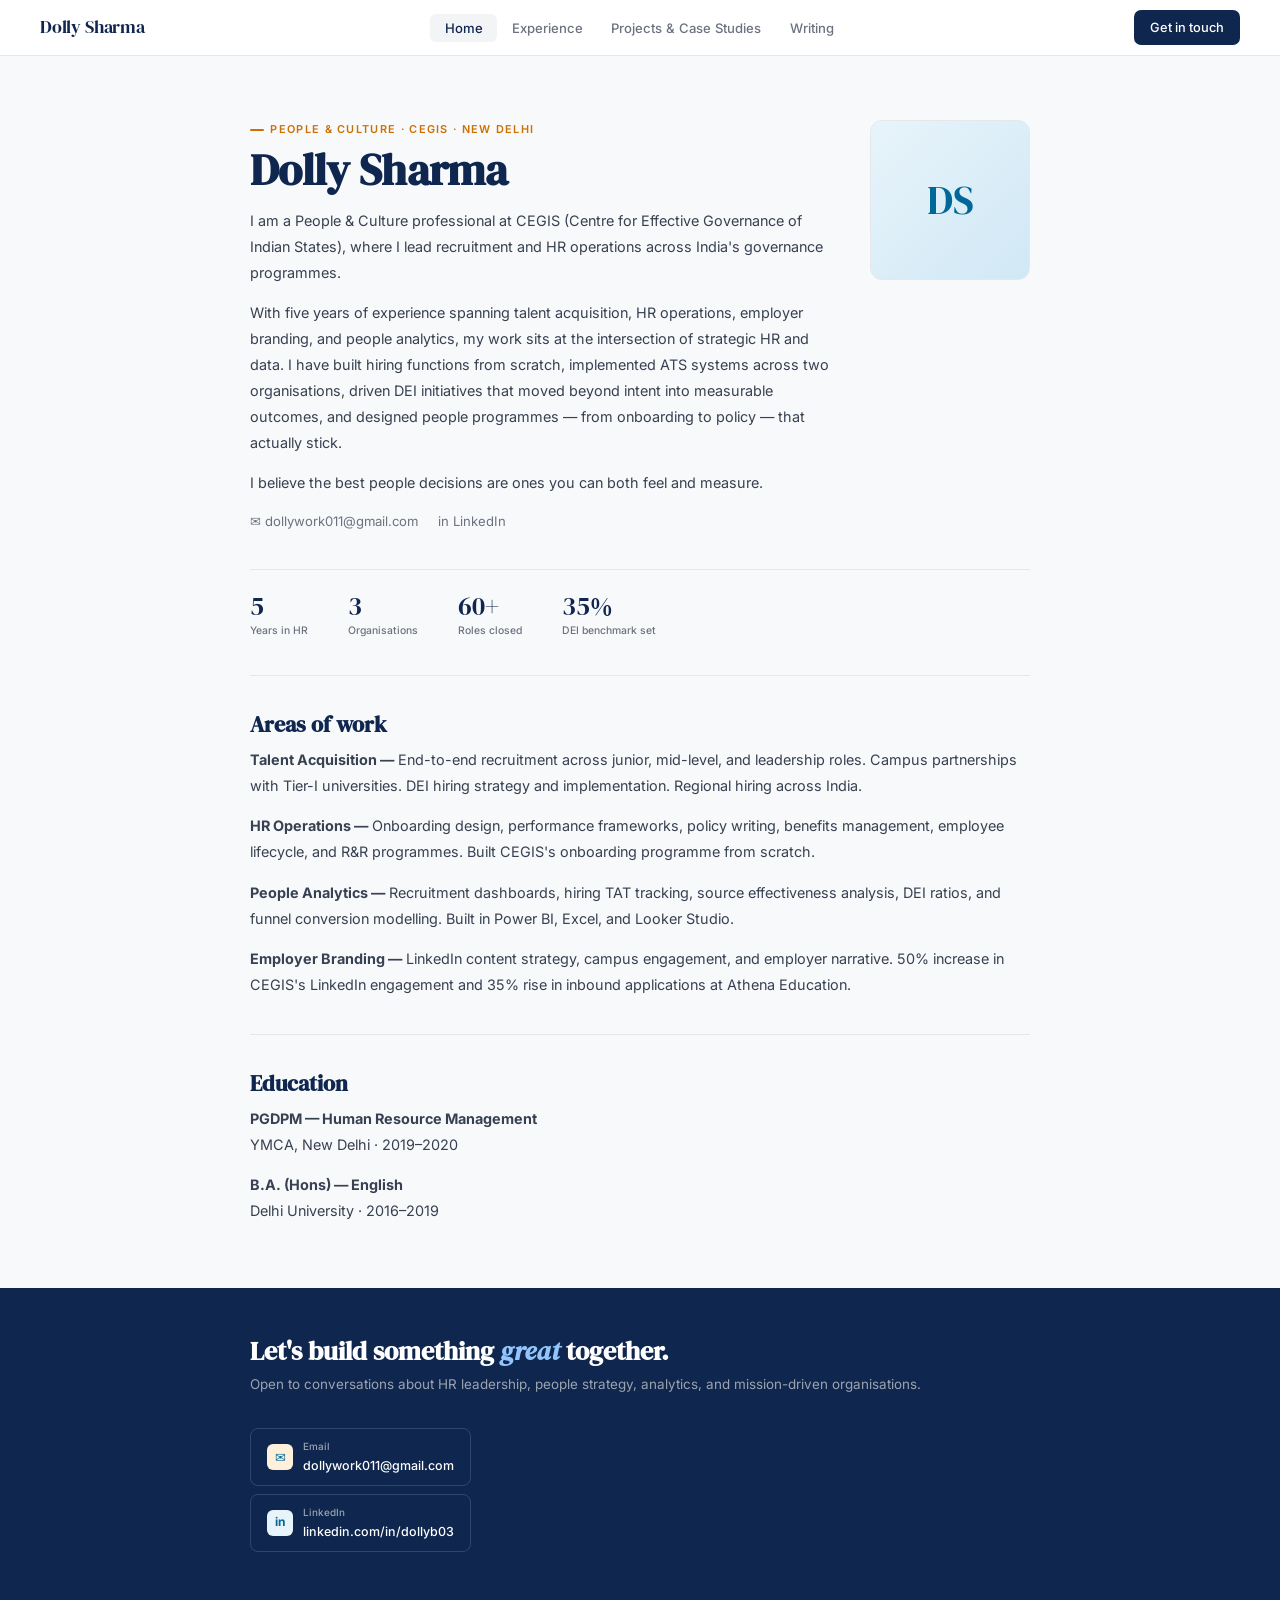
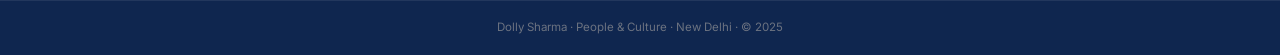
<file: index.html>
<!DOCTYPE html>
<html lang="en">
<head>
<meta charset="UTF-8">
<meta name="viewport" content="width=device-width, initial-scale=1.0">
<title>Dolly Sharma — People & Culture</title>
<link rel="stylesheet" href="style.css">
</head>
<body>

<nav>
  <a href="index.html" class="nav-logo">Dolly Sharma</a>
  <ul class="nav-links">
    <li><a href="index.html" class="active">Home</a></li>
    <li><a href="experience.html">Experience</a></li>
    <li><a href="projects.html">Projects & Case Studies</a></li>
    <li><a href="writing.html">Writing</a></li>
  </ul>
  <a href="mailto:dollywork011@gmail.com" class="nav-cta">Get in touch</a>
</nav>

<div class="page">

  <div class="home-grid">
    <div>
      <p class="s-label">People & Culture · CEGIS · New Delhi</p>
      <h1>Dolly Sharma</h1>
      <p>I am a People & Culture professional at CEGIS (Centre for Effective Governance of Indian States), where I lead recruitment and HR operations across India's governance programmes.</p>
      <p>With five years of experience spanning talent acquisition, HR operations, employer branding, and people analytics, my work sits at the intersection of strategic HR and data. I have built hiring functions from scratch, implemented ATS systems across two organisations, driven DEI initiatives that moved beyond intent into measurable outcomes, and designed people programmes — from onboarding to policy — that actually stick.</p>
      <p>I believe the best people decisions are ones you can both feel and measure.</p>
      <div class="contact-row">
        <a href="mailto:dollywork011@gmail.com">✉ dollywork011@gmail.com</a>
        <a href="https://www.linkedin.com/in/dollyb03/" target="_blank">in LinkedIn</a>
      </div>
    </div>
    <div class="home-photo">DS</div>
  </div>

  <div class="home-stats">
    <div><div class="hs-val">5</div><div class="hs-lbl">Years in HR</div></div>
    <div><div class="hs-val">3</div><div class="hs-lbl">Organisations</div></div>
    <div><div class="hs-val">60+</div><div class="hs-lbl">Roles closed</div></div>
    <div><div class="hs-val">35%</div><div class="hs-lbl">DEI benchmark set</div></div>
  </div>

  <hr>

  <h2>Areas of work</h2>
  <p><strong>Talent Acquisition —</strong> End-to-end recruitment across junior, mid-level, and leadership roles. Campus partnerships with Tier-I universities. DEI hiring strategy and implementation. Regional hiring across India.</p>
  <p><strong>HR Operations —</strong> Onboarding design, performance frameworks, policy writing, benefits management, employee lifecycle, and R&R programmes. Built CEGIS's onboarding programme from scratch.</p>
  <p><strong>People Analytics —</strong> Recruitment dashboards, hiring TAT tracking, source effectiveness analysis, DEI ratios, and funnel conversion modelling. Built in Power BI, Excel, and Looker Studio.</p>
  <p><strong>Employer Branding —</strong> LinkedIn content strategy, campus engagement, and employer narrative. 50% increase in CEGIS's LinkedIn engagement and 35% rise in inbound applications at Athena Education.</p>

  <hr>

  <h2>Education</h2>
    <p><strong>PGDPM — Human Resource Management</strong><br>YMCA, New Delhi · 2019–2020</p>
  <p><strong>B.A. (Hons) — English</strong><br>Delhi University · 2016–2019</p>

</div>

<div class="cf">
  <div class="cf-inner">
    <div class="cf-left">
      <h2>Let's build something <em>great</em> together.</h2>
      <p>Open to conversations about HR leadership, people strategy, analytics, and mission-driven organisations.</p>
    </div>
    <div class="cf-links">
      <a href="mailto:dollywork011@gmail.com" class="cf-link">
        <div class="cf-icon" style="background:#FFF0DC">✉</div>
        <div><div class="cf-label">Email</div><div class="cf-val">dollywork011@gmail.com</div></div>
      </a>
      <a href="https://www.linkedin.com/in/dollyb03/" target="_blank" class="cf-link">
        <div class="cf-icon" style="background:#E8F4FB; color:#006898; font-weight:700; font-size:0.75rem">in</div>
        <div><div class="cf-label">LinkedIn</div><div class="cf-val">linkedin.com/in/dollyb03</div></div>
      </a>
    </div>
  </div>
</div>
<div class="cf-foot">Dolly Sharma · People & Culture · New Delhi · © 2025</div>

</body>
</html>
</file>
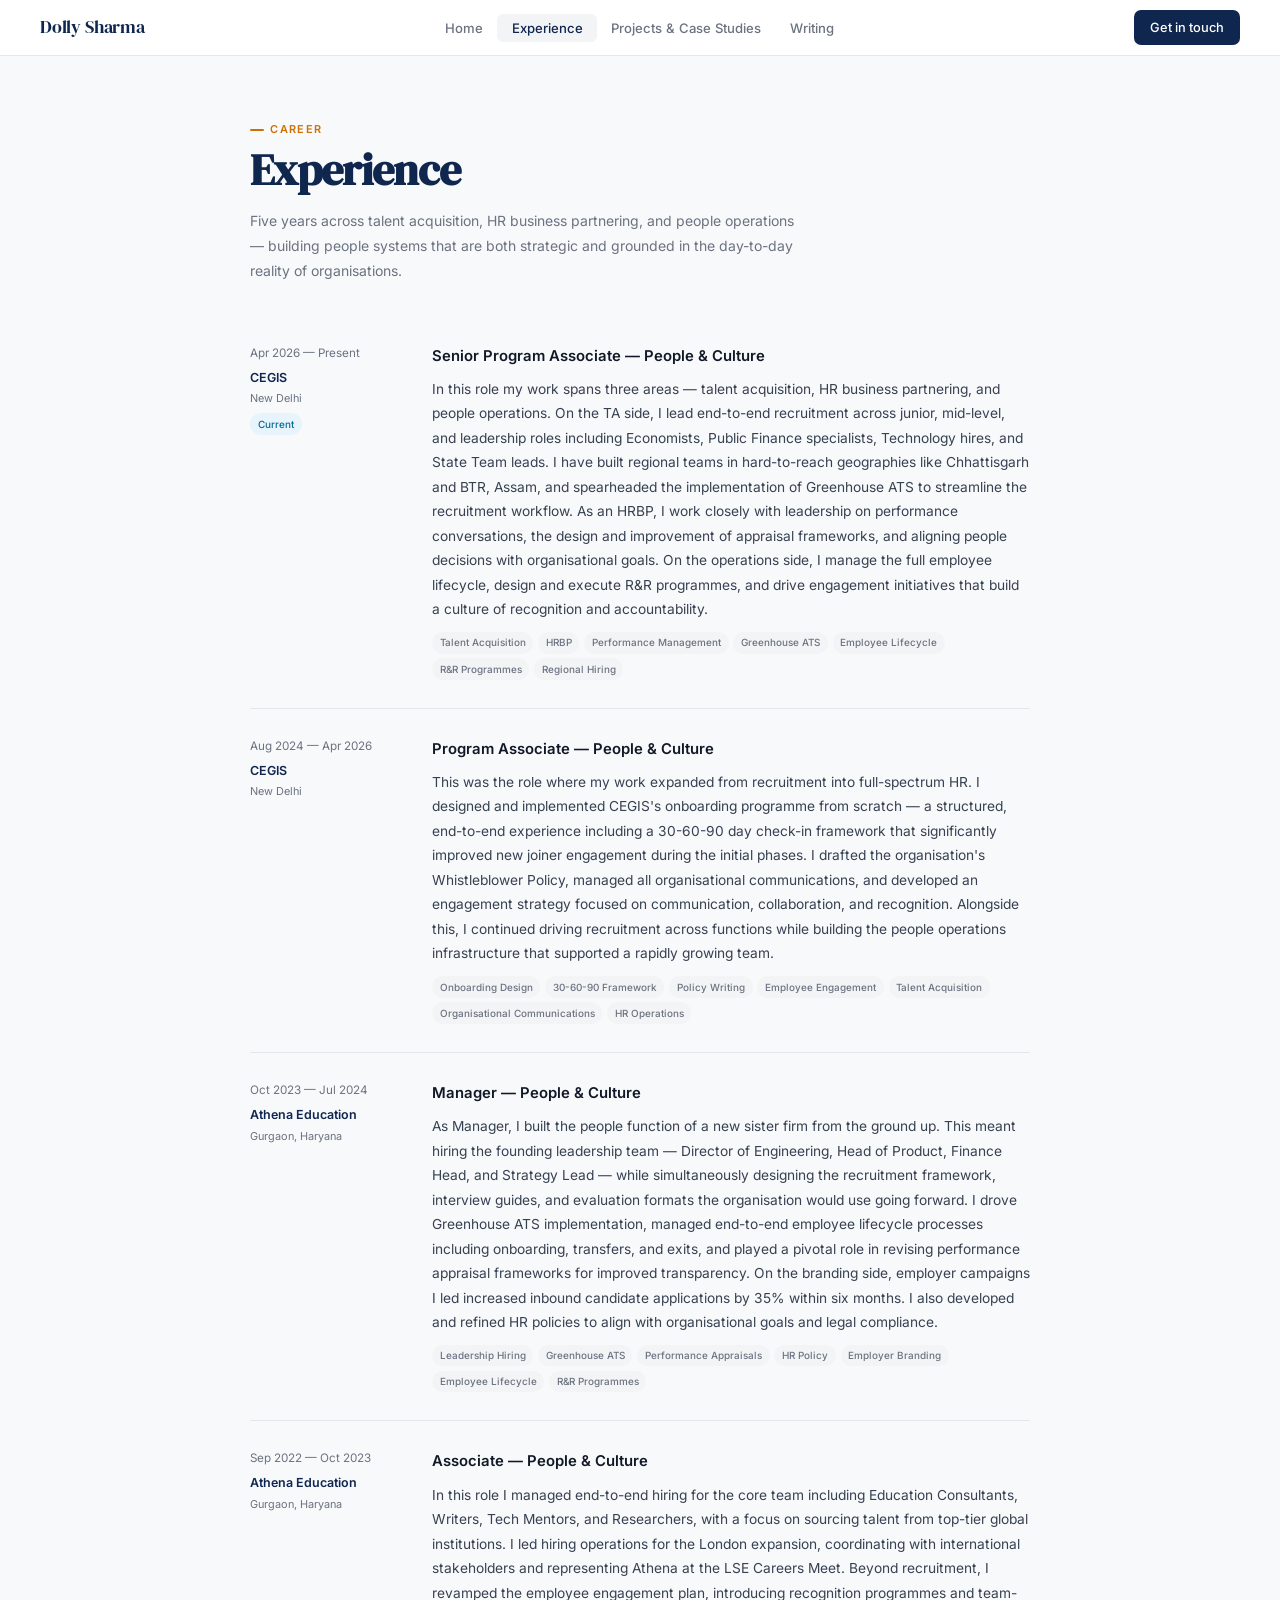
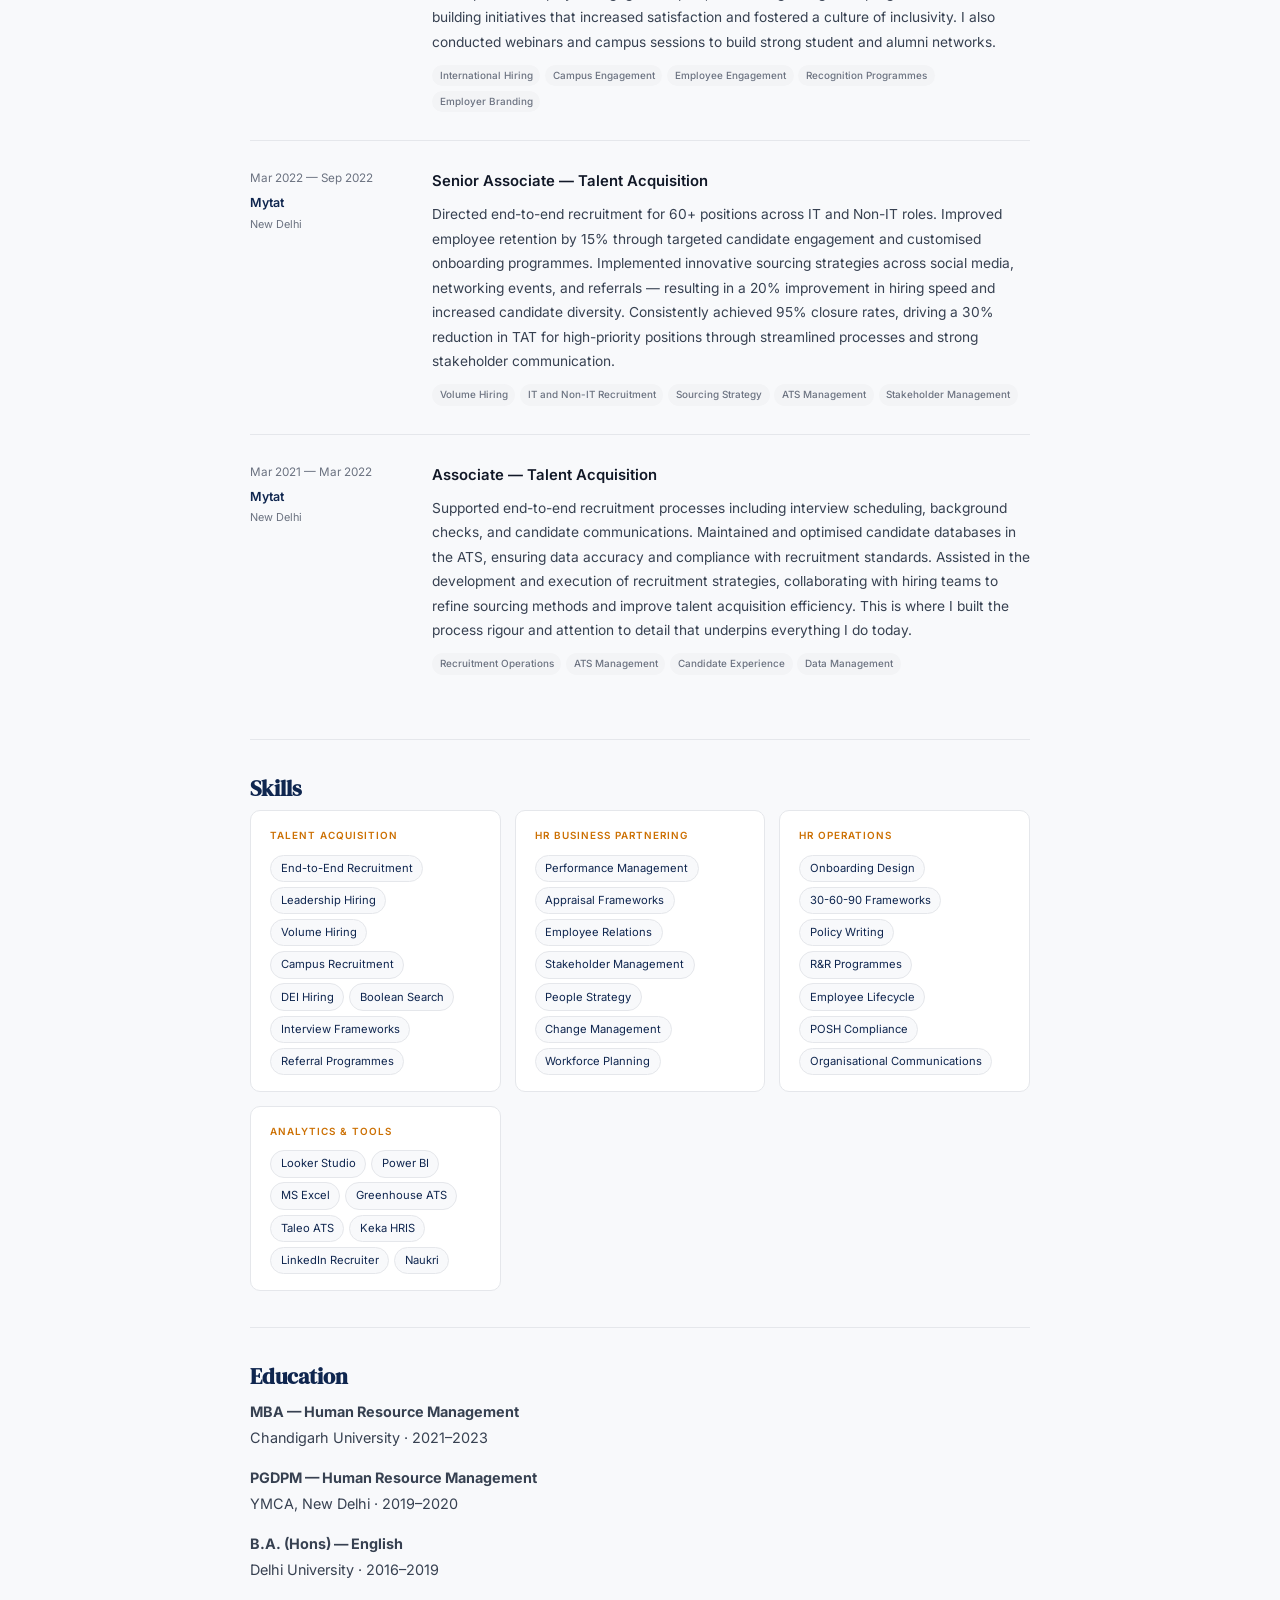
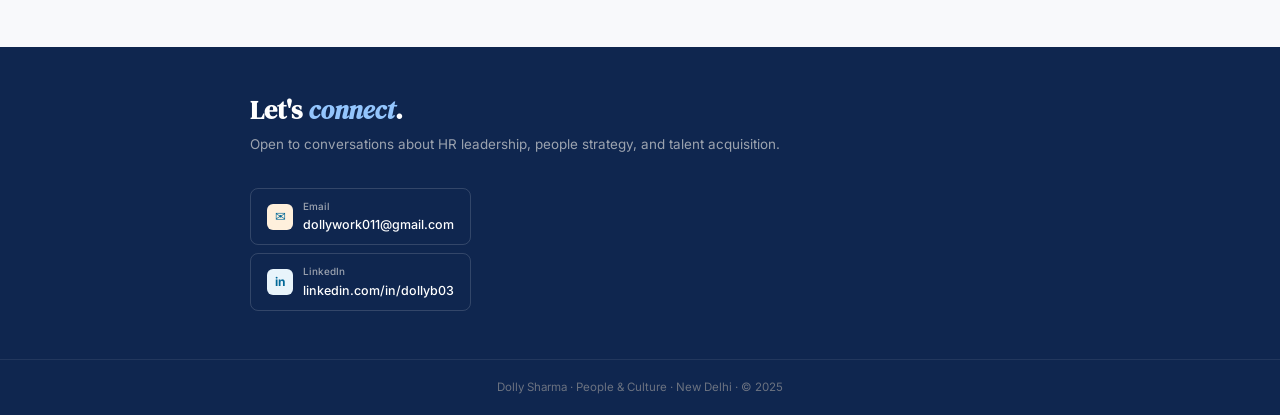
<file: experience (1).html>
<!DOCTYPE html>
<html lang="en">
<head>
<meta charset="UTF-8">
<meta name="viewport" content="width=device-width, initial-scale=1.0">
<title>Experience — Dolly Sharma</title>
<link rel="stylesheet" href="style.css">
</head>
<body>

<nav>
  <a href="index.html" class="nav-logo">Dolly Sharma</a>
  <ul class="nav-links">
    <li><a href="index.html">Home</a></li>
    <li><a href="experience.html" class="active">Experience</a></li>
    <li><a href="projects.html">Projects & Case Studies</a></li>
    <li><a href="writing.html">Writing</a></li>
  </ul>
  <a href="mailto:dollywork011@gmail.com" class="nav-cta">Get in touch</a>
</nav>

<div class="page">

  <p class="s-label">Career</p>
  <h1>Experience</h1>
  <p class="page-sub">Five years across talent acquisition, HR business partnering, and people operations — building people systems that are both strategic and grounded in the day-to-day reality of organisations.</p>

  <div class="timeline">

    <div class="tl-item">
      <div>
        <div class="tl-dates">Apr 2026 — Present</div>
        <div class="tl-org">CEGIS</div>
        <div class="tl-loc">New Delhi</div>
        <span class="tl-badge">Current</span>
      </div>
      <div>
        <div class="tl-role">Senior Program Associate — People & Culture</div>
        <p class="tl-para">In this role my work spans three areas — talent acquisition, HR business partnering, and people operations. On the TA side, I lead end-to-end recruitment across junior, mid-level, and leadership roles including Economists, Public Finance specialists, Technology hires, and State Team leads. I have built regional teams in hard-to-reach geographies like Chhattisgarh and BTR, Assam, and spearheaded the implementation of Greenhouse ATS to streamline the recruitment workflow. As an HRBP, I work closely with leadership on performance conversations, the design and improvement of appraisal frameworks, and aligning people decisions with organisational goals. On the operations side, I manage the full employee lifecycle, design and execute R&R programmes, and drive engagement initiatives that build a culture of recognition and accountability.</p>
        <div class="tl-tags">
          <span class="tl-tag">Talent Acquisition</span>
          <span class="tl-tag">HRBP</span>
          <span class="tl-tag">Performance Management</span>
          <span class="tl-tag">Greenhouse ATS</span>
          <span class="tl-tag">Employee Lifecycle</span>
          <span class="tl-tag">R&R Programmes</span>
          <span class="tl-tag">Regional Hiring</span>
        </div>
      </div>
    </div>

    <div class="tl-item">
      <div>
        <div class="tl-dates">Aug 2024 — Apr 2026</div>
        <div class="tl-org">CEGIS</div>
        <div class="tl-loc">New Delhi</div>
      </div>
      <div>
        <div class="tl-role">Program Associate — People & Culture</div>
        <p class="tl-para">This was the role where my work expanded from recruitment into full-spectrum HR. I designed and implemented CEGIS's onboarding programme from scratch — a structured, end-to-end experience including a 30-60-90 day check-in framework that significantly improved new joiner engagement during the initial phases. I drafted the organisation's Whistleblower Policy, managed all organisational communications, and developed an engagement strategy focused on communication, collaboration, and recognition. Alongside this, I continued driving recruitment across functions while building the people operations infrastructure that supported a rapidly growing team.</p>
        <div class="tl-tags">
          <span class="tl-tag">Onboarding Design</span>
          <span class="tl-tag">30-60-90 Framework</span>
          <span class="tl-tag">Policy Writing</span>
          <span class="tl-tag">Employee Engagement</span>
          <span class="tl-tag">Talent Acquisition</span>
          <span class="tl-tag">Organisational Communications</span>
          <span class="tl-tag">HR Operations</span>
        </div>
      </div>
    </div>

    <div class="tl-item">
      <div>
        <div class="tl-dates">Oct 2023 — Jul 2024</div>
        <div class="tl-org">Athena Education</div>
        <div class="tl-loc">Gurgaon, Haryana</div>
      </div>
      <div>
        <div class="tl-role">Manager — People & Culture</div>
        <p class="tl-para">As Manager, I built the people function of a new sister firm from the ground up. This meant hiring the founding leadership team — Director of Engineering, Head of Product, Finance Head, and Strategy Lead — while simultaneously designing the recruitment framework, interview guides, and evaluation formats the organisation would use going forward. I drove Greenhouse ATS implementation, managed end-to-end employee lifecycle processes including onboarding, transfers, and exits, and played a pivotal role in revising performance appraisal frameworks for improved transparency. On the branding side, employer campaigns I led increased inbound candidate applications by 35% within six months. I also developed and refined HR policies to align with organisational goals and legal compliance.</p>
        <div class="tl-tags">
          <span class="tl-tag">Leadership Hiring</span>
          <span class="tl-tag">Greenhouse ATS</span>
          <span class="tl-tag">Performance Appraisals</span>
          <span class="tl-tag">HR Policy</span>
          <span class="tl-tag">Employer Branding</span>
          <span class="tl-tag">Employee Lifecycle</span>
          <span class="tl-tag">R&R Programmes</span>
        </div>
      </div>
    </div>

    <div class="tl-item">
      <div>
        <div class="tl-dates">Sep 2022 — Oct 2023</div>
        <div class="tl-org">Athena Education</div>
        <div class="tl-loc">Gurgaon, Haryana</div>
      </div>
      <div>
        <div class="tl-role">Associate — People & Culture</div>
        <p class="tl-para">In this role I managed end-to-end hiring for the core team including Education Consultants, Writers, Tech Mentors, and Researchers, with a focus on sourcing talent from top-tier global institutions. I led hiring operations for the London expansion, coordinating with international stakeholders and representing Athena at the LSE Careers Meet. Beyond recruitment, I revamped the employee engagement plan, introducing recognition programmes and team-building initiatives that increased satisfaction and fostered a culture of inclusivity. I also conducted webinars and campus sessions to build strong student and alumni networks.</p>
        <div class="tl-tags">
          <span class="tl-tag">International Hiring</span>
          <span class="tl-tag">Campus Engagement</span>
          <span class="tl-tag">Employee Engagement</span>
          <span class="tl-tag">Recognition Programmes</span>
          <span class="tl-tag">Employer Branding</span>
        </div>
      </div>
    </div>

    <div class="tl-item">
      <div>
        <div class="tl-dates">Mar 2022 — Sep 2022</div>
        <div class="tl-org">Mytat</div>
        <div class="tl-loc">New Delhi</div>
      </div>
      <div>
        <div class="tl-role">Senior Associate — Talent Acquisition</div>
        <p class="tl-para">Directed end-to-end recruitment for 60+ positions across IT and Non-IT roles. Improved employee retention by 15% through targeted candidate engagement and customised onboarding programmes. Implemented innovative sourcing strategies across social media, networking events, and referrals — resulting in a 20% improvement in hiring speed and increased candidate diversity. Consistently achieved 95% closure rates, driving a 30% reduction in TAT for high-priority positions through streamlined processes and strong stakeholder communication.</p>
        <div class="tl-tags">
          <span class="tl-tag">Volume Hiring</span>
          <span class="tl-tag">IT and Non-IT Recruitment</span>
          <span class="tl-tag">Sourcing Strategy</span>
          <span class="tl-tag">ATS Management</span>
          <span class="tl-tag">Stakeholder Management</span>
        </div>
      </div>
    </div>

    <div class="tl-item">
      <div>
        <div class="tl-dates">Mar 2021 — Mar 2022</div>
        <div class="tl-org">Mytat</div>
        <div class="tl-loc">New Delhi</div>
      </div>
      <div>
        <div class="tl-role">Associate — Talent Acquisition</div>
        <p class="tl-para">Supported end-to-end recruitment processes including interview scheduling, background checks, and candidate communications. Maintained and optimised candidate databases in the ATS, ensuring data accuracy and compliance with recruitment standards. Assisted in the development and execution of recruitment strategies, collaborating with hiring teams to refine sourcing methods and improve talent acquisition efficiency. This is where I built the process rigour and attention to detail that underpins everything I do today.</p>
        <div class="tl-tags">
          <span class="tl-tag">Recruitment Operations</span>
          <span class="tl-tag">ATS Management</span>
          <span class="tl-tag">Candidate Experience</span>
          <span class="tl-tag">Data Management</span>
        </div>
      </div>
    </div>

  </div>

  <hr>

  <h2>Skills</h2>
  <div class="skills-grid">
    <div class="sg">
      <div class="sg-title">Talent Acquisition</div>
      <div class="sg-pills">
        <span class="sg-pill">End-to-End Recruitment</span>
        <span class="sg-pill">Leadership Hiring</span>
        <span class="sg-pill">Volume Hiring</span>
        <span class="sg-pill">Campus Recruitment</span>
        <span class="sg-pill">DEI Hiring</span>
        <span class="sg-pill">Boolean Search</span>
        <span class="sg-pill">Interview Frameworks</span>
        <span class="sg-pill">Referral Programmes</span>
      </div>
    </div>
    <div class="sg">
      <div class="sg-title">HR Business Partnering</div>
      <div class="sg-pills">
        <span class="sg-pill">Performance Management</span>
        <span class="sg-pill">Appraisal Frameworks</span>
        <span class="sg-pill">Employee Relations</span>
        <span class="sg-pill">Stakeholder Management</span>
        <span class="sg-pill">People Strategy</span>
        <span class="sg-pill">Change Management</span>
        <span class="sg-pill">Workforce Planning</span>
      </div>
    </div>
    <div class="sg">
      <div class="sg-title">HR Operations</div>
      <div class="sg-pills">
        <span class="sg-pill">Onboarding Design</span>
        <span class="sg-pill">30-60-90 Frameworks</span>
        <span class="sg-pill">Policy Writing</span>
        <span class="sg-pill">R&R Programmes</span>
        <span class="sg-pill">Employee Lifecycle</span>
        <span class="sg-pill">POSH Compliance</span>
        <span class="sg-pill">Organisational Communications</span>
      </div>
    </div>
    <div class="sg">
      <div class="sg-title">Analytics & Tools</div>
      <div class="sg-pills">
        <span class="sg-pill">Looker Studio</span>
        <span class="sg-pill">Power BI</span>
        <span class="sg-pill">MS Excel</span>
        <span class="sg-pill">Greenhouse ATS</span>
        <span class="sg-pill">Taleo ATS</span>
        <span class="sg-pill">Keka HRIS</span>
        <span class="sg-pill">LinkedIn Recruiter</span>
        <span class="sg-pill">Naukri</span>
      </div>
    </div>
  </div>

  <hr>

  <h2>Education</h2>
  <p><strong>MBA — Human Resource Management</strong><br>Chandigarh University · 2021–2023</p>
  <p><strong>PGDPM — Human Resource Management</strong><br>YMCA, New Delhi · 2019–2020</p>
  <p><strong>B.A. (Hons) — English</strong><br>Delhi University · 2016–2019</p>

</div>

<div class="cf">
  <div class="cf-inner">
    <div class="cf-left">
      <h2>Let's <em>connect</em>.</h2>
      <p>Open to conversations about HR leadership, people strategy, and talent acquisition.</p>
    </div>
    <div class="cf-links">
      <a href="mailto:dollywork011@gmail.com" class="cf-link">
        <div class="cf-icon" style="background:#FFF0DC">✉</div>
        <div><div class="cf-label">Email</div><div class="cf-val">dollywork011@gmail.com</div></div>
      </a>
      <a href="https://www.linkedin.com/in/dollyb03/" target="_blank" class="cf-link">
        <div class="cf-icon" style="background:#E8F4FB; color:#006898; font-weight:700; font-size:0.75rem">in</div>
        <div><div class="cf-label">LinkedIn</div><div class="cf-val">linkedin.com/in/dollyb03</div></div>
      </a>
    </div>
  </div>
</div>
<div class="cf-foot">Dolly Sharma · People & Culture · New Delhi · © 2025</div>

</body>
</html>
</file>
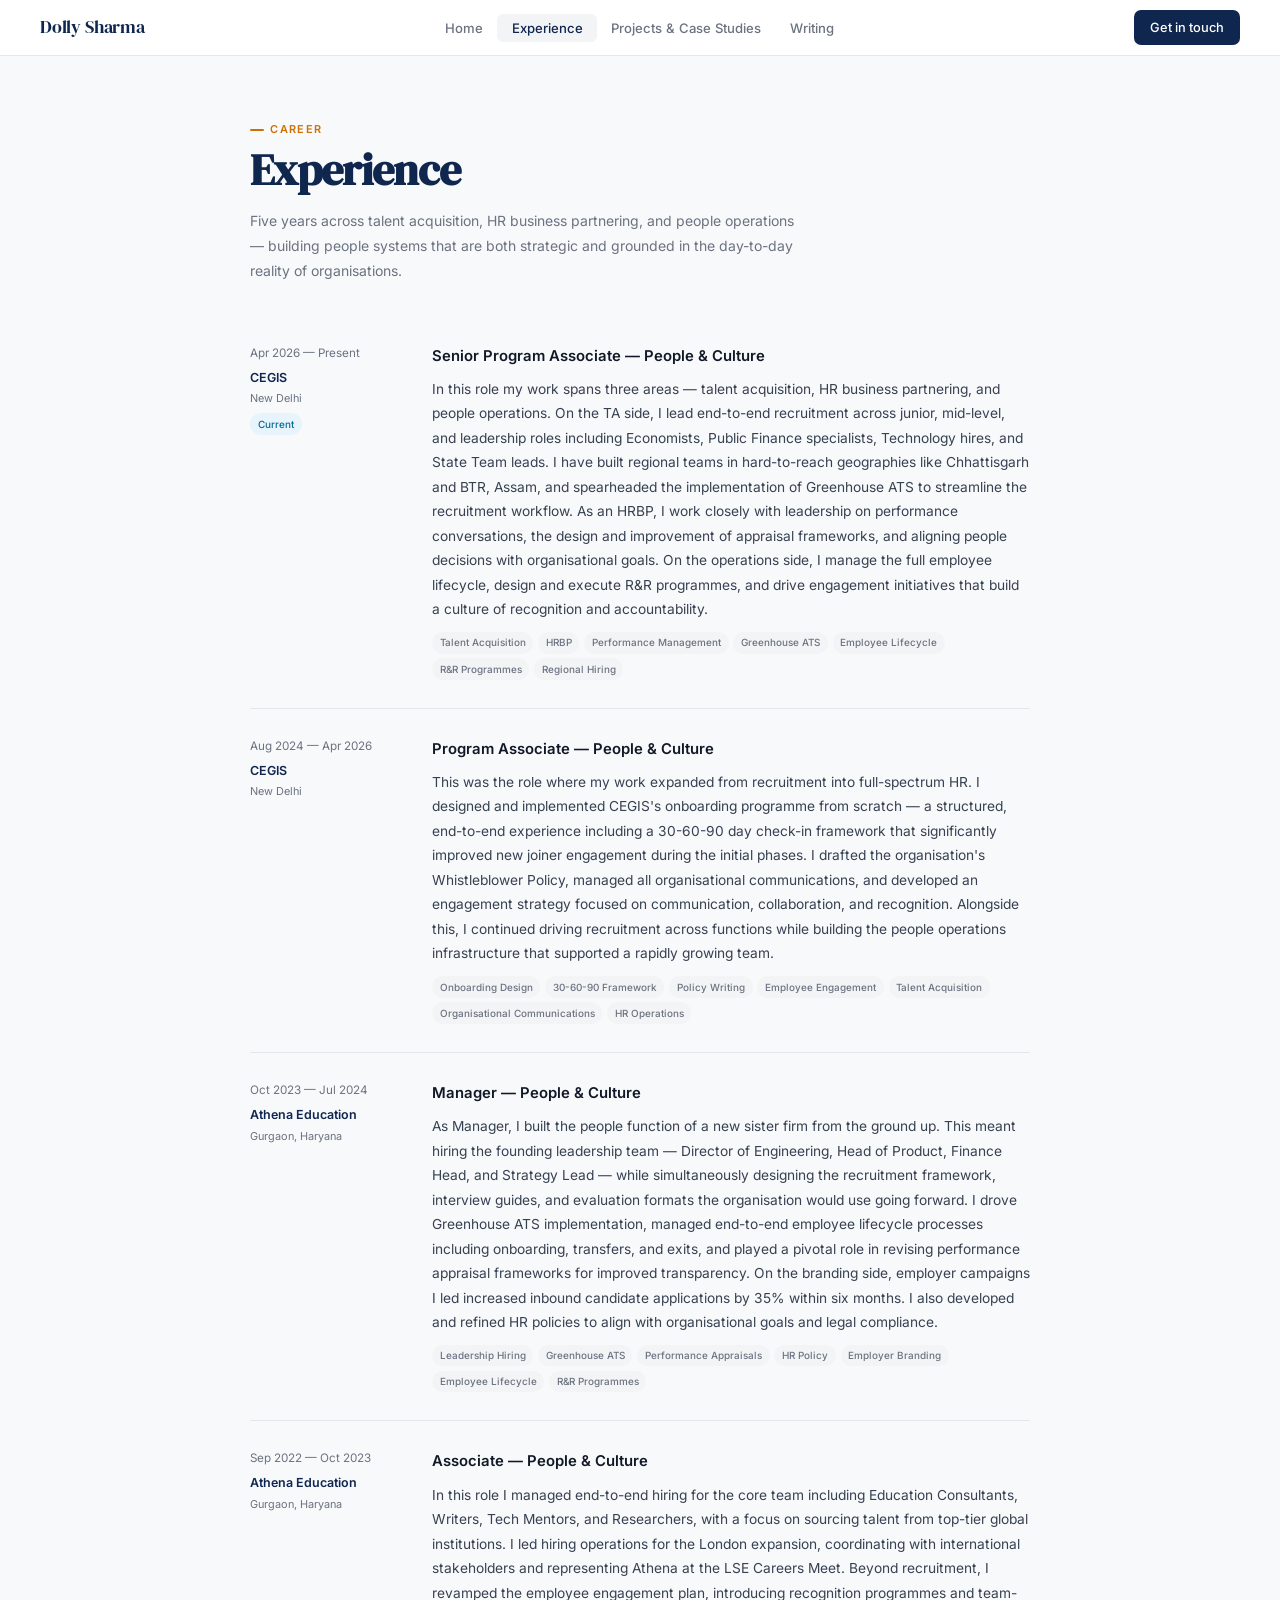
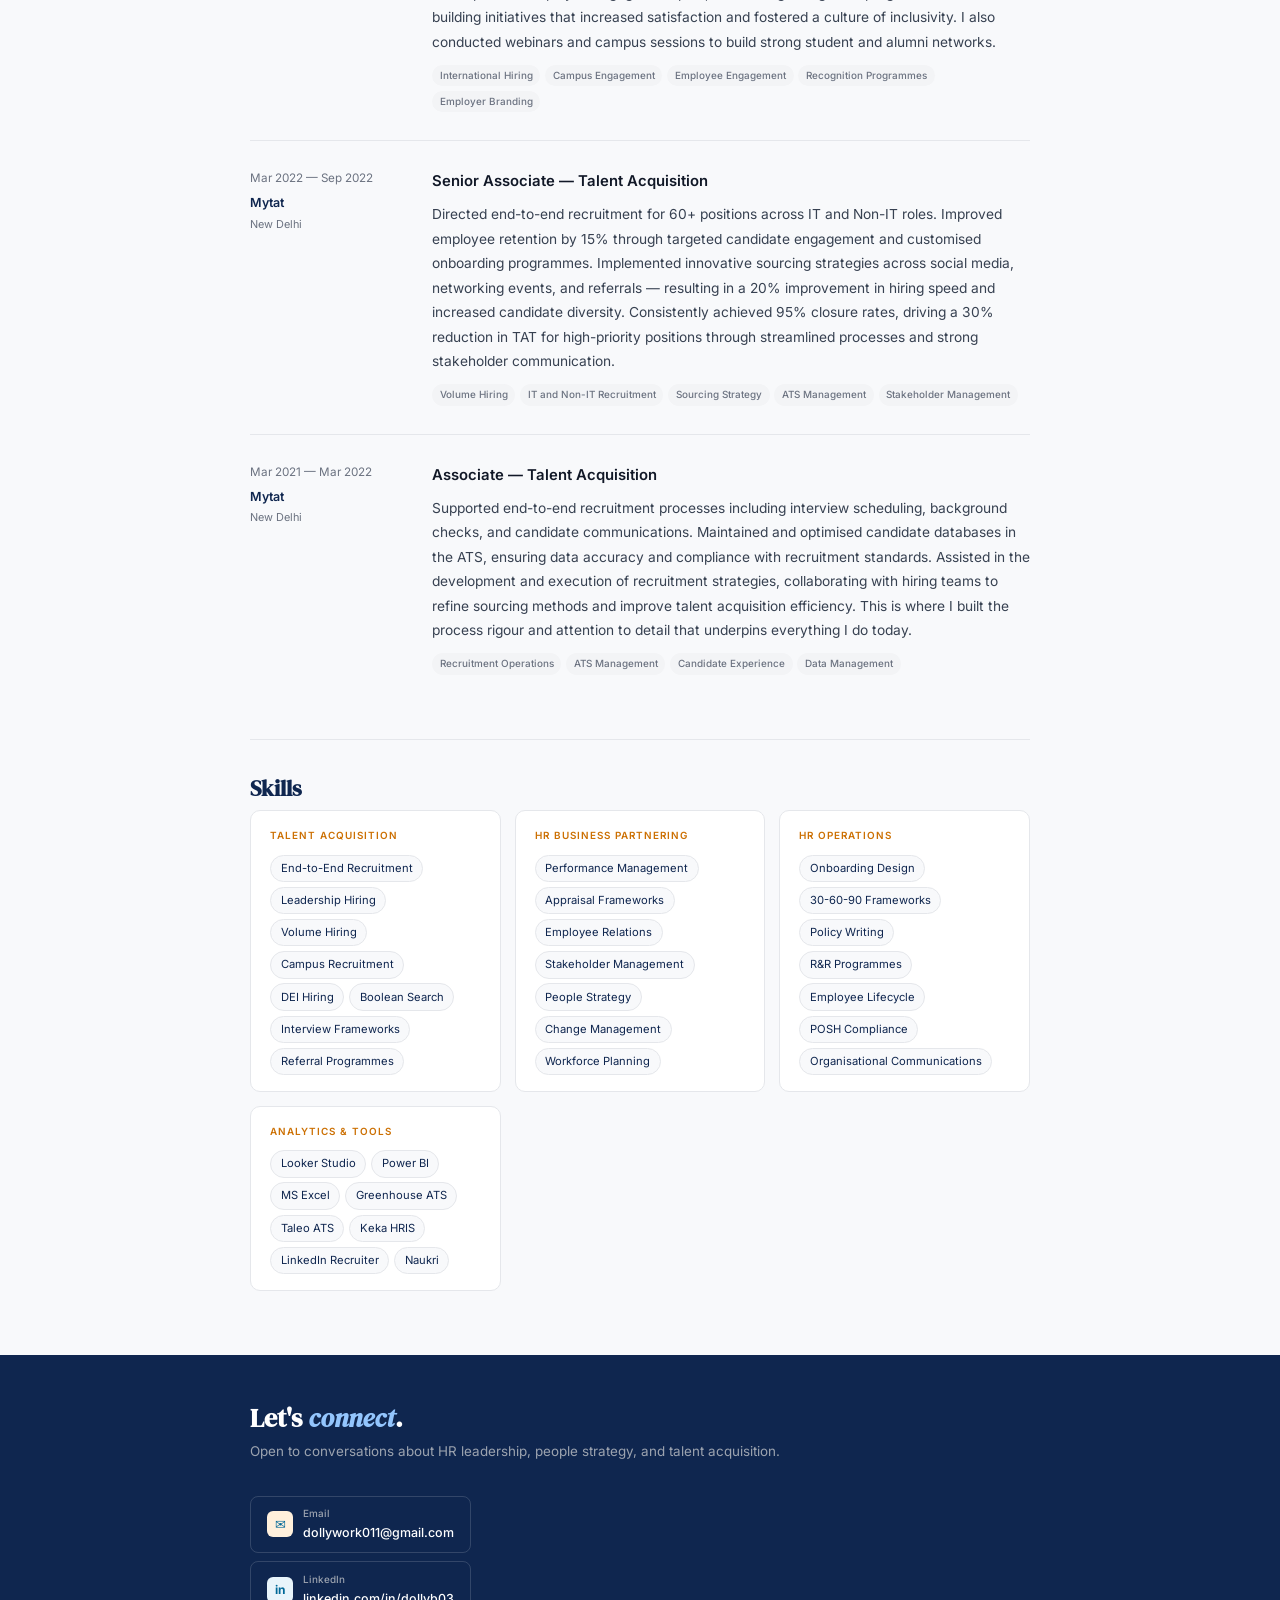
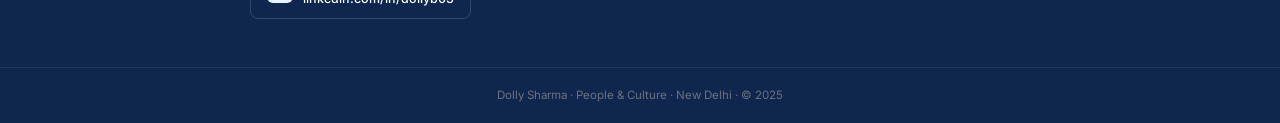
<file: experience.html>
<!DOCTYPE html>
<html lang="en">
<head>
<meta charset="UTF-8">
<meta name="viewport" content="width=device-width, initial-scale=1.0">
<title>Experience — Dolly Sharma</title>
<link rel="stylesheet" href="style.css">
</head>
<body>

<nav>
  <a href="index.html" class="nav-logo">Dolly Sharma</a>
  <ul class="nav-links">
    <li><a href="index.html">Home</a></li>
    <li><a href="experience.html" class="active">Experience</a></li>
    <li><a href="projects.html">Projects & Case Studies</a></li>
    <li><a href="writing.html">Writing</a></li>
  </ul>
  <a href="mailto:dollywork011@gmail.com" class="nav-cta">Get in touch</a>
</nav>

<div class="page">

  <p class="s-label">Career</p>
  <h1>Experience</h1>
  <p class="page-sub">Five years across talent acquisition, HR business partnering, and people operations — building people systems that are both strategic and grounded in the day-to-day reality of organisations.</p>

  <div class="timeline">

    <div class="tl-item">
      <div>
        <div class="tl-dates">Apr 2026 — Present</div>
        <div class="tl-org">CEGIS</div>
        <div class="tl-loc">New Delhi</div>
        <span class="tl-badge">Current</span>
      </div>
      <div>
        <div class="tl-role">Senior Program Associate — People & Culture</div>
        <p class="tl-para">In this role my work spans three areas — talent acquisition, HR business partnering, and people operations. On the TA side, I lead end-to-end recruitment across junior, mid-level, and leadership roles including Economists, Public Finance specialists, Technology hires, and State Team leads. I have built regional teams in hard-to-reach geographies like Chhattisgarh and BTR, Assam, and spearheaded the implementation of Greenhouse ATS to streamline the recruitment workflow. As an HRBP, I work closely with leadership on performance conversations, the design and improvement of appraisal frameworks, and aligning people decisions with organisational goals. On the operations side, I manage the full employee lifecycle, design and execute R&R programmes, and drive engagement initiatives that build a culture of recognition and accountability.</p>
        <div class="tl-tags">
          <span class="tl-tag">Talent Acquisition</span>
          <span class="tl-tag">HRBP</span>
          <span class="tl-tag">Performance Management</span>
          <span class="tl-tag">Greenhouse ATS</span>
          <span class="tl-tag">Employee Lifecycle</span>
          <span class="tl-tag">R&R Programmes</span>
          <span class="tl-tag">Regional Hiring</span>
        </div>
      </div>
    </div>

    <div class="tl-item">
      <div>
        <div class="tl-dates">Aug 2024 — Apr 2026</div>
        <div class="tl-org">CEGIS</div>
        <div class="tl-loc">New Delhi</div>
      </div>
      <div>
        <div class="tl-role">Program Associate — People & Culture</div>
        <p class="tl-para">This was the role where my work expanded from recruitment into full-spectrum HR. I designed and implemented CEGIS's onboarding programme from scratch — a structured, end-to-end experience including a 30-60-90 day check-in framework that significantly improved new joiner engagement during the initial phases. I drafted the organisation's Whistleblower Policy, managed all organisational communications, and developed an engagement strategy focused on communication, collaboration, and recognition. Alongside this, I continued driving recruitment across functions while building the people operations infrastructure that supported a rapidly growing team.</p>
        <div class="tl-tags">
          <span class="tl-tag">Onboarding Design</span>
          <span class="tl-tag">30-60-90 Framework</span>
          <span class="tl-tag">Policy Writing</span>
          <span class="tl-tag">Employee Engagement</span>
          <span class="tl-tag">Talent Acquisition</span>
          <span class="tl-tag">Organisational Communications</span>
          <span class="tl-tag">HR Operations</span>
        </div>
      </div>
    </div>

    <div class="tl-item">
      <div>
        <div class="tl-dates">Oct 2023 — Jul 2024</div>
        <div class="tl-org">Athena Education</div>
        <div class="tl-loc">Gurgaon, Haryana</div>
      </div>
      <div>
        <div class="tl-role">Manager — People & Culture</div>
        <p class="tl-para">As Manager, I built the people function of a new sister firm from the ground up. This meant hiring the founding leadership team — Director of Engineering, Head of Product, Finance Head, and Strategy Lead — while simultaneously designing the recruitment framework, interview guides, and evaluation formats the organisation would use going forward. I drove Greenhouse ATS implementation, managed end-to-end employee lifecycle processes including onboarding, transfers, and exits, and played a pivotal role in revising performance appraisal frameworks for improved transparency. On the branding side, employer campaigns I led increased inbound candidate applications by 35% within six months. I also developed and refined HR policies to align with organisational goals and legal compliance.</p>
        <div class="tl-tags">
          <span class="tl-tag">Leadership Hiring</span>
          <span class="tl-tag">Greenhouse ATS</span>
          <span class="tl-tag">Performance Appraisals</span>
          <span class="tl-tag">HR Policy</span>
          <span class="tl-tag">Employer Branding</span>
          <span class="tl-tag">Employee Lifecycle</span>
          <span class="tl-tag">R&R Programmes</span>
        </div>
      </div>
    </div>

    <div class="tl-item">
      <div>
        <div class="tl-dates">Sep 2022 — Oct 2023</div>
        <div class="tl-org">Athena Education</div>
        <div class="tl-loc">Gurgaon, Haryana</div>
      </div>
      <div>
        <div class="tl-role">Associate — People & Culture</div>
        <p class="tl-para">In this role I managed end-to-end hiring for the core team including Education Consultants, Writers, Tech Mentors, and Researchers, with a focus on sourcing talent from top-tier global institutions. I led hiring operations for the London expansion, coordinating with international stakeholders and representing Athena at the LSE Careers Meet. Beyond recruitment, I revamped the employee engagement plan, introducing recognition programmes and team-building initiatives that increased satisfaction and fostered a culture of inclusivity. I also conducted webinars and campus sessions to build strong student and alumni networks.</p>
        <div class="tl-tags">
          <span class="tl-tag">International Hiring</span>
          <span class="tl-tag">Campus Engagement</span>
          <span class="tl-tag">Employee Engagement</span>
          <span class="tl-tag">Recognition Programmes</span>
          <span class="tl-tag">Employer Branding</span>
        </div>
      </div>
    </div>

    <div class="tl-item">
      <div>
        <div class="tl-dates">Mar 2022 — Sep 2022</div>
        <div class="tl-org">Mytat</div>
        <div class="tl-loc">New Delhi</div>
      </div>
      <div>
        <div class="tl-role">Senior Associate — Talent Acquisition</div>
        <p class="tl-para">Directed end-to-end recruitment for 60+ positions across IT and Non-IT roles. Improved employee retention by 15% through targeted candidate engagement and customised onboarding programmes. Implemented innovative sourcing strategies across social media, networking events, and referrals — resulting in a 20% improvement in hiring speed and increased candidate diversity. Consistently achieved 95% closure rates, driving a 30% reduction in TAT for high-priority positions through streamlined processes and strong stakeholder communication.</p>
        <div class="tl-tags">
          <span class="tl-tag">Volume Hiring</span>
          <span class="tl-tag">IT and Non-IT Recruitment</span>
          <span class="tl-tag">Sourcing Strategy</span>
          <span class="tl-tag">ATS Management</span>
          <span class="tl-tag">Stakeholder Management</span>
        </div>
      </div>
    </div>

    <div class="tl-item">
      <div>
        <div class="tl-dates">Mar 2021 — Mar 2022</div>
        <div class="tl-org">Mytat</div>
        <div class="tl-loc">New Delhi</div>
      </div>
      <div>
        <div class="tl-role">Associate — Talent Acquisition</div>
        <p class="tl-para">Supported end-to-end recruitment processes including interview scheduling, background checks, and candidate communications. Maintained and optimised candidate databases in the ATS, ensuring data accuracy and compliance with recruitment standards. Assisted in the development and execution of recruitment strategies, collaborating with hiring teams to refine sourcing methods and improve talent acquisition efficiency. This is where I built the process rigour and attention to detail that underpins everything I do today.</p>
        <div class="tl-tags">
          <span class="tl-tag">Recruitment Operations</span>
          <span class="tl-tag">ATS Management</span>
          <span class="tl-tag">Candidate Experience</span>
          <span class="tl-tag">Data Management</span>
        </div>
      </div>
    </div>

  </div>

  <hr>

  <h2>Skills</h2>
  <div class="skills-grid">
    <div class="sg">
      <div class="sg-title">Talent Acquisition</div>
      <div class="sg-pills">
        <span class="sg-pill">End-to-End Recruitment</span>
        <span class="sg-pill">Leadership Hiring</span>
        <span class="sg-pill">Volume Hiring</span>
        <span class="sg-pill">Campus Recruitment</span>
        <span class="sg-pill">DEI Hiring</span>
        <span class="sg-pill">Boolean Search</span>
        <span class="sg-pill">Interview Frameworks</span>
        <span class="sg-pill">Referral Programmes</span>
      </div>
    </div>
    <div class="sg">
      <div class="sg-title">HR Business Partnering</div>
      <div class="sg-pills">
        <span class="sg-pill">Performance Management</span>
        <span class="sg-pill">Appraisal Frameworks</span>
        <span class="sg-pill">Employee Relations</span>
        <span class="sg-pill">Stakeholder Management</span>
        <span class="sg-pill">People Strategy</span>
        <span class="sg-pill">Change Management</span>
        <span class="sg-pill">Workforce Planning</span>
      </div>
    </div>
    <div class="sg">
      <div class="sg-title">HR Operations</div>
      <div class="sg-pills">
        <span class="sg-pill">Onboarding Design</span>
        <span class="sg-pill">30-60-90 Frameworks</span>
        <span class="sg-pill">Policy Writing</span>
        <span class="sg-pill">R&R Programmes</span>
        <span class="sg-pill">Employee Lifecycle</span>
        <span class="sg-pill">POSH Compliance</span>
        <span class="sg-pill">Organisational Communications</span>
      </div>
    </div>
    <div class="sg">
      <div class="sg-title">Analytics & Tools</div>
      <div class="sg-pills">
        <span class="sg-pill">Looker Studio</span>
        <span class="sg-pill">Power BI</span>
        <span class="sg-pill">MS Excel</span>
        <span class="sg-pill">Greenhouse ATS</span>
        <span class="sg-pill">Taleo ATS</span>
        <span class="sg-pill">Keka HRIS</span>
        <span class="sg-pill">LinkedIn Recruiter</span>
        <span class="sg-pill">Naukri</span>
      </div>
    </div>
  </div>

 </div>

<div class="cf">
  <div class="cf-inner">
    <div class="cf-left">
      <h2>Let's <em>connect</em>.</h2>
      <p>Open to conversations about HR leadership, people strategy, and talent acquisition.</p>
    </div>
    <div class="cf-links">
      <a href="mailto:dollywork011@gmail.com" class="cf-link">
        <div class="cf-icon" style="background:#FFF0DC">✉</div>
        <div><div class="cf-label">Email</div><div class="cf-val">dollywork011@gmail.com</div></div>
      </a>
      <a href="https://www.linkedin.com/in/dollyb03/" target="_blank" class="cf-link">
        <div class="cf-icon" style="background:#E8F4FB; color:#006898; font-weight:700; font-size:0.75rem">in</div>
        <div><div class="cf-label">LinkedIn</div><div class="cf-val">linkedin.com/in/dollyb03</div></div>
      </a>
    </div>
  </div>
</div>
<div class="cf-foot">Dolly Sharma · People & Culture · New Delhi · © 2025</div>

</body>
</html>
</file>
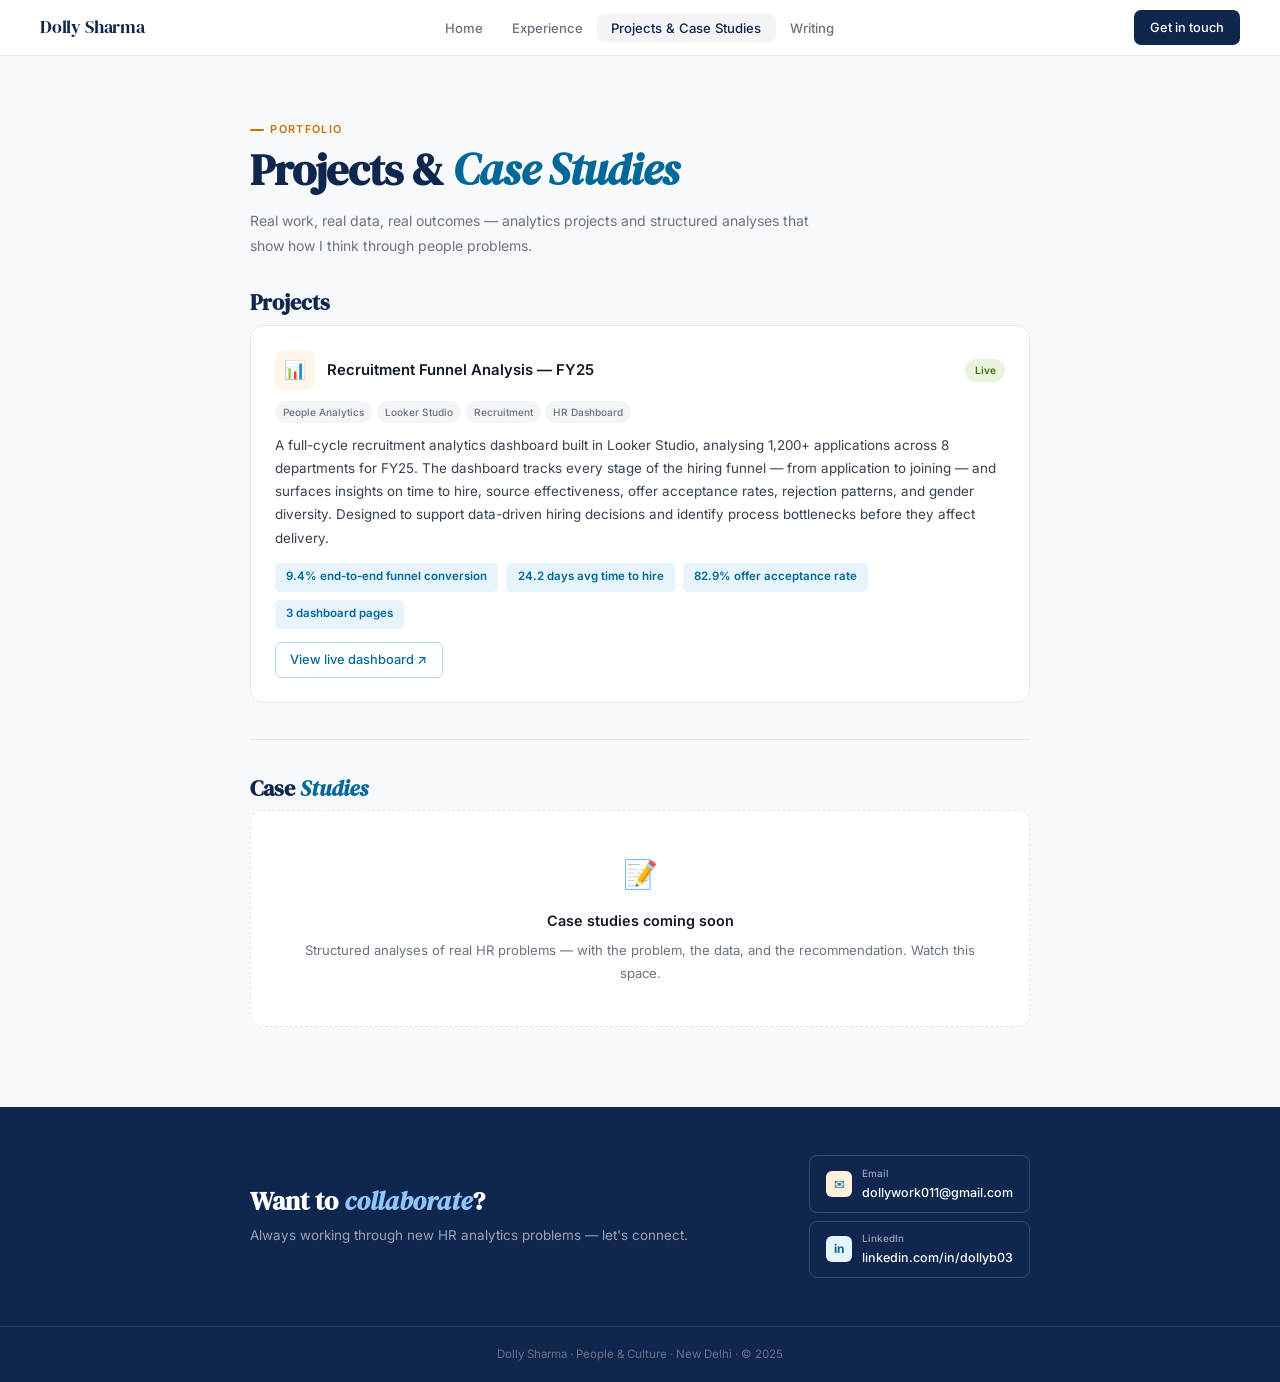
<file: projects.html>
<!DOCTYPE html>
<html lang="en">
<head>
<meta charset="UTF-8">
<meta name="viewport" content="width=device-width, initial-scale=1.0">
<title>Projects & Case Studies — Dolly Sharma</title>
<link rel="stylesheet" href="style.css">
</head>
<body>

<nav>
  <a href="index.html" class="nav-logo">Dolly Sharma</a>
  <ul class="nav-links">
    <li><a href="index.html">Home</a></li>
    <li><a href="experience.html">Experience</a></li>
    <li><a href="projects.html" class="active">Projects & Case Studies</a></li>
    <li><a href="writing.html">Writing</a></li>
  </ul>
  <a href="mailto:dollywork011@gmail.com" class="nav-cta">Get in touch</a>
</nav>

<div class="page">

  <p class="s-label">Portfolio</p>
  <h1>Projects & <em>Case Studies</em></h1>
  <p class="page-sub">Real work, real data, real outcomes — analytics projects and structured analyses that show how I think through people problems.</p>

  <h2>Projects</h2>

  <div class="proj-card">
    <div class="pc-top">
      <div class="pc-left">
        <div class="pc-icon">📊</div>
        <div class="pc-title">Recruitment Funnel Analysis — FY25</div>
      </div>
      <span class="pc-status ps-live">Live</span>
    </div>
    <div class="pc-tags">
      <span class="pc-tag">People Analytics</span>
      <span class="pc-tag">Looker Studio</span>
      <span class="pc-tag">Recruitment</span>
      <span class="pc-tag">HR Dashboard</span>
    </div>
    <p class="pc-desc">A full-cycle recruitment analytics dashboard built in Looker Studio, analysing 1,200+ applications across 8 departments for FY25. The dashboard tracks every stage of the hiring funnel — from application to joining — and surfaces insights on time to hire, source effectiveness, offer acceptance rates, rejection patterns, and gender diversity. Designed to support data-driven hiring decisions and identify process bottlenecks before they affect delivery.</p>
    <div class="pc-metrics">
      <span class="pc-metric">9.4% end-to-end funnel conversion</span>
      <span class="pc-metric">24.2 days avg time to hire</span>
      <span class="pc-metric">82.9% offer acceptance rate</span>
      <span class="pc-metric">3 dashboard pages</span>
    </div>
    <a href="https://datastudio.google.com/reporting/314da384-36ca-40c0-9d3d-338145488cfe/page/uXZ2F" target="_blank" class="pc-link">View live dashboard ↗</a>
  </div>

  <hr>

  <h2>Case <em>Studies</em></h2>

  <div class="empty-section">
    <div class="e-icon">📝</div>
    <h3>Case studies coming soon</h3>
    <p>Structured analyses of real HR problems — with the problem, the data, and the recommendation. Watch this space.</p>
  </div>

</div>

<div class="cf">
  <div class="cf-inner">
    <div class="cf-left">
      <h2>Want to <em>collaborate</em>?</h2>
      <p>Always working through new HR analytics problems — let's connect.</p>
    </div>
    <div class="cf-links">
      <a href="mailto:dollywork011@gmail.com" class="cf-link">
        <div class="cf-icon" style="background:#FFF0DC">✉</div>
        <div><div class="cf-label">Email</div><div class="cf-val">dollywork011@gmail.com</div></div>
      </a>
      <a href="https://www.linkedin.com/in/dollyb03/" target="_blank" class="cf-link">
        <div class="cf-icon" style="background:#E8F4FB; color:#006898; font-weight:700; font-size:0.75rem">in</div>
        <div><div class="cf-label">LinkedIn</div><div class="cf-val">linkedin.com/in/dollyb03</div></div>
      </a>
    </div>
  </div>
</div>
<div class="cf-foot">Dolly Sharma · People & Culture · New Delhi · © 2025</div>

</body>
</html>
</file>
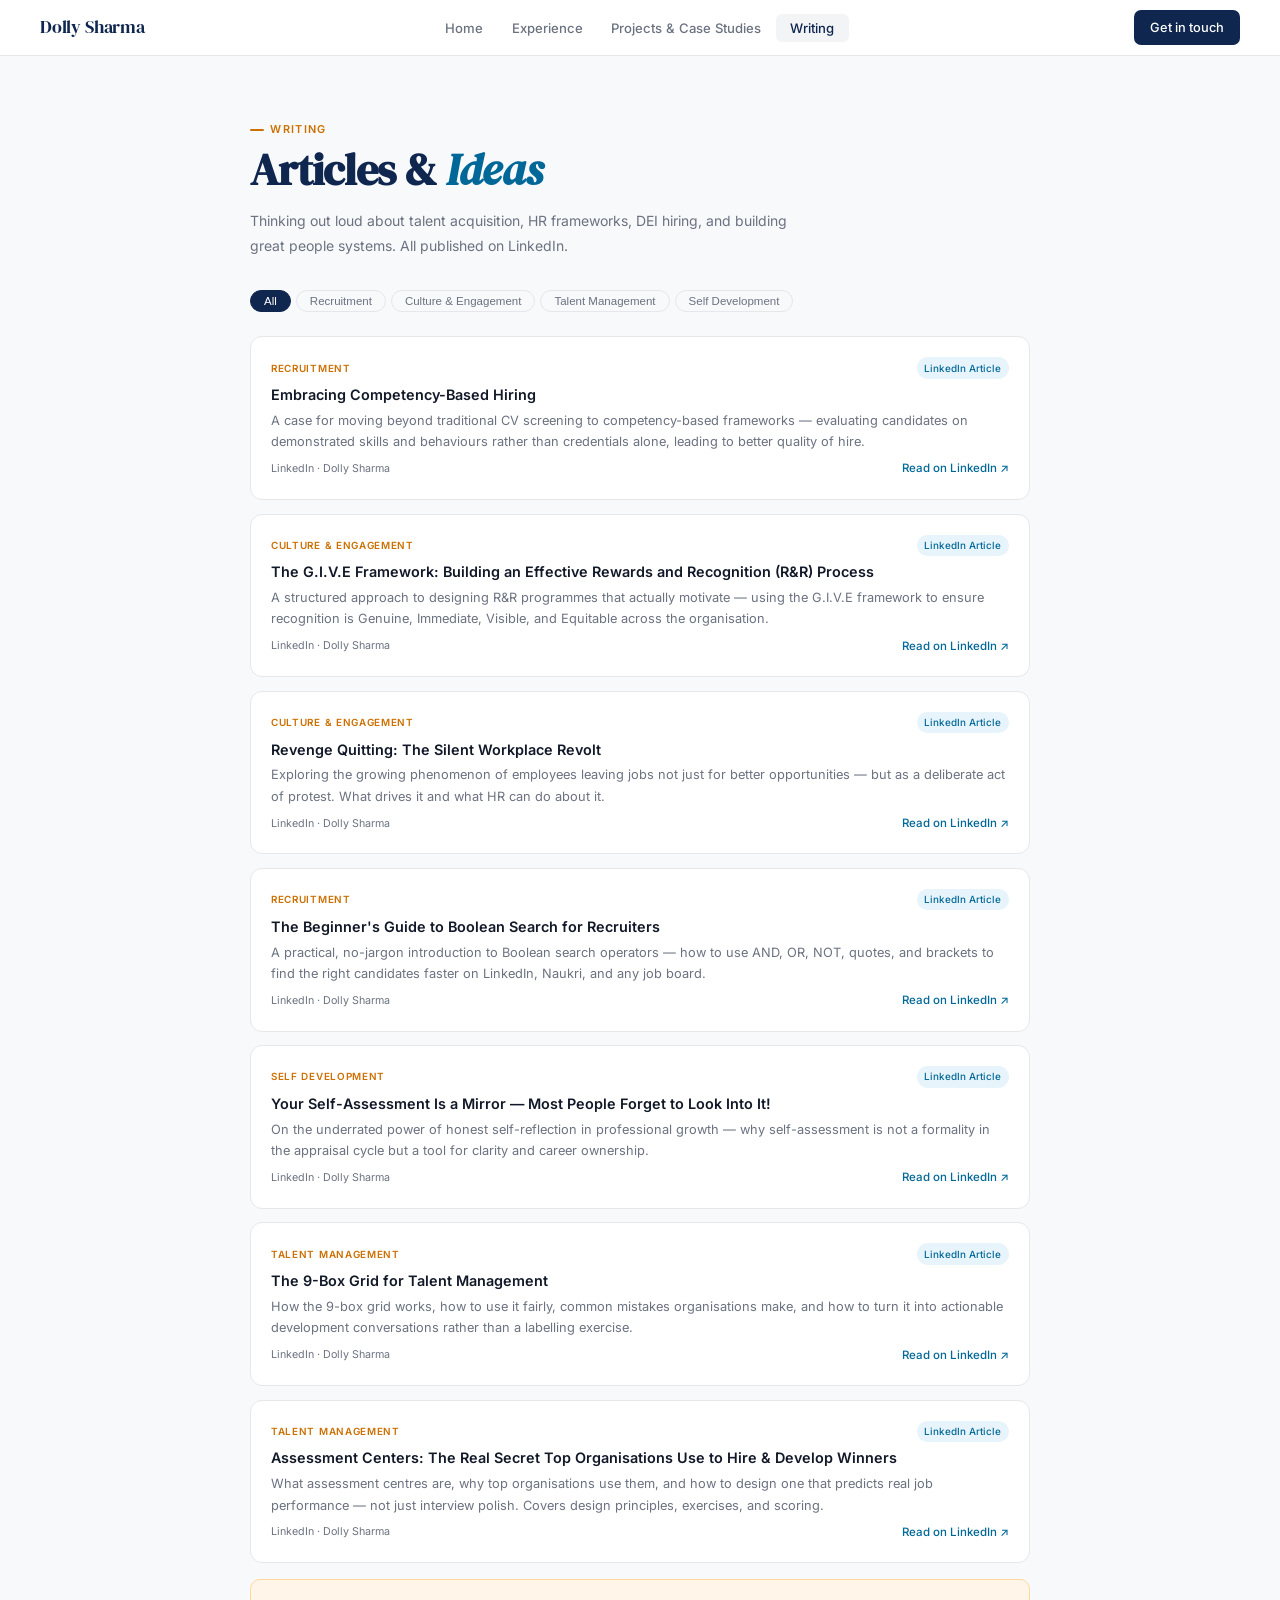
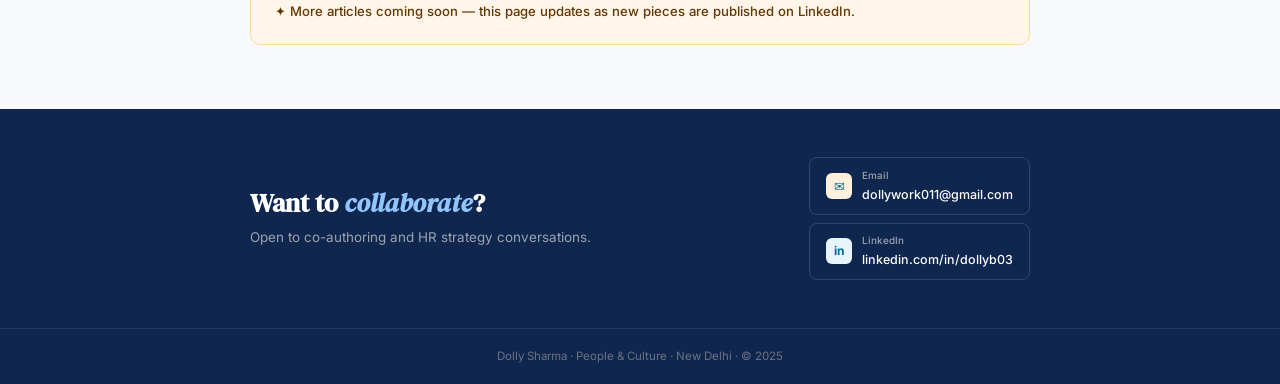
<file: writing.html>
<!DOCTYPE html>
<html lang="en">
<head>
<meta charset="UTF-8">
<meta name="viewport" content="width=device-width, initial-scale=1.0">
<title>Writing — Dolly Sharma</title>
<link rel="stylesheet" href="style.css">
</head>
<body>

<nav>
  <a href="index.html" class="nav-logo">Dolly Sharma</a>
  <ul class="nav-links">
    <li><a href="index.html">Home</a></li>
    <li><a href="experience.html">Experience</a></li>
    <li><a href="projects.html">Projects & Case Studies</a></li>
    <li><a href="writing.html" class="active">Writing</a></li>
  </ul>
  <a href="mailto:dollywork011@gmail.com" class="nav-cta">Get in touch</a>
</nav>

<div class="page">

  <p class="s-label">Writing</p>
  <h1>Articles & <em>Ideas</em></h1>
  <p class="page-sub">Thinking out loud about talent acquisition, HR frameworks, DEI hiring, and building great people systems. All published on LinkedIn.</p>

  <div class="art-filters">
    <button class="af-btn active" onclick="filterArt('all', this)">All</button>
    <button class="af-btn" onclick="filterArt('recruitment', this)">Recruitment</button>
    <button class="af-btn" onclick="filterArt('culture', this)">Culture & Engagement</button>
    <button class="af-btn" onclick="filterArt('talent', this)">Talent Management</button>
    <button class="af-btn" onclick="filterArt('self', this)">Self Development</button>
  </div>

  <div id="artList">

    <a href="https://www.linkedin.com/pulse/embracing-competency-based-hiring-dolly-sharma-w3kzc/?trackingId=pE%2BTQQCyTOS%2FCGtmkJB7EA%3D%3D" target="_blank" class="art-item" data-cat="recruitment">
      <div class="ai-top"><span class="ai-cat">Recruitment</span><span class="ai-platform">LinkedIn Article</span></div>
      <h3>Embracing Competency-Based Hiring</h3>
      <p>A case for moving beyond traditional CV screening to competency-based frameworks — evaluating candidates on demonstrated skills and behaviours rather than credentials alone, leading to better quality of hire.</p>
      <div class="ai-foot"><span class="ai-date">LinkedIn · Dolly Sharma</span><span class="ai-read">Read on LinkedIn ↗</span></div>
    </a>

    <a href="https://www.linkedin.com/pulse/give-framework-building-effective-rewards-recognition-dolly-sharma-jxlsc/?trackingId=pE%2BTQQCyTOS%2FCGtmkJB7EA%3D%3D" target="_blank" class="art-item" data-cat="culture">
      <div class="ai-top"><span class="ai-cat">Culture & Engagement</span><span class="ai-platform">LinkedIn Article</span></div>
      <h3>The G.I.V.E Framework: Building an Effective Rewards and Recognition (R&R) Process</h3>
      <p>A structured approach to designing R&R programmes that actually motivate — using the G.I.V.E framework to ensure recognition is Genuine, Immediate, Visible, and Equitable across the organisation.</p>
      <div class="ai-foot"><span class="ai-date">LinkedIn · Dolly Sharma</span><span class="ai-read">Read on LinkedIn ↗</span></div>
    </a>

    <a href="https://www.linkedin.com/pulse/revenge-quitting-silent-workplace-revolt-dolly-sharma-zoppc/?trackingId=pE%2BTQQCyTOS%2FCGtmkJB7EA%3D%3D" target="_blank" class="art-item" data-cat="culture">
      <div class="ai-top"><span class="ai-cat">Culture & Engagement</span><span class="ai-platform">LinkedIn Article</span></div>
      <h3>Revenge Quitting: The Silent Workplace Revolt</h3>
      <p>Exploring the growing phenomenon of employees leaving jobs not just for better opportunities — but as a deliberate act of protest. What drives it and what HR can do about it.</p>
      <div class="ai-foot"><span class="ai-date">LinkedIn · Dolly Sharma</span><span class="ai-read">Read on LinkedIn ↗</span></div>
    </a>

    <a href="https://www.linkedin.com/pulse/beginners-guide-boolean-search-recruiters-dolly-sharma-thtgc/" target="_blank" class="art-item" data-cat="recruitment">
      <div class="ai-top"><span class="ai-cat">Recruitment</span><span class="ai-platform">LinkedIn Article</span></div>
      <h3>The Beginner's Guide to Boolean Search for Recruiters</h3>
      <p>A practical, no-jargon introduction to Boolean search operators — how to use AND, OR, NOT, quotes, and brackets to find the right candidates faster on LinkedIn, Naukri, and any job board.</p>
      <div class="ai-foot"><span class="ai-date">LinkedIn · Dolly Sharma</span><span class="ai-read">Read on LinkedIn ↗</span></div>
    </a>

    <a href="https://www.linkedin.com/pulse/your-self-assessment-mirror-most-people-forget-look-dolly-sharma-3ys7c/?trackingId=FdWJfStZSNKB7yyut1sLjQ%3D%3D" target="_blank" class="art-item" data-cat="self">
      <div class="ai-top"><span class="ai-cat">Self Development</span><span class="ai-platform">LinkedIn Article</span></div>
      <h3>Your Self-Assessment Is a Mirror — Most People Forget to Look Into It!</h3>
      <p>On the underrated power of honest self-reflection in professional growth — why self-assessment is not a formality in the appraisal cycle but a tool for clarity and career ownership.</p>
      <div class="ai-foot"><span class="ai-date">LinkedIn · Dolly Sharma</span><span class="ai-read">Read on LinkedIn ↗</span></div>
    </a>

    <a href="https://www.linkedin.com/pulse/9box-grid-talent-management-dolly-sharma-gox6c/?trackingId=e1bo9UaSTkqkZ%2BXqrbJssQ%3D%3D" target="_blank" class="art-item" data-cat="talent">
      <div class="ai-top"><span class="ai-cat">Talent Management</span><span class="ai-platform">LinkedIn Article</span></div>
      <h3>The 9-Box Grid for Talent Management</h3>
      <p>How the 9-box grid works, how to use it fairly, common mistakes organisations make, and how to turn it into actionable development conversations rather than a labelling exercise.</p>
      <div class="ai-foot"><span class="ai-date">LinkedIn · Dolly Sharma</span><span class="ai-read">Read on LinkedIn ↗</span></div>
    </a>

    <a href="https://www.linkedin.com/pulse/assessment-centers-real-secret-top-organizations-use-hire-sharma-fnbwc/?trackingId=zB6fjbI9S1S0re4kYw50%2Fg%3D%3D" target="_blank" class="art-item" data-cat="talent">
      <div class="ai-top"><span class="ai-cat">Talent Management</span><span class="ai-platform">LinkedIn Article</span></div>
      <h3>Assessment Centers: The Real Secret Top Organisations Use to Hire & Develop Winners</h3>
      <p>What assessment centres are, why top organisations use them, and how to design one that predicts real job performance — not just interview polish. Covers design principles, exercises, and scoring.</p>
      <div class="ai-foot"><span class="ai-date">LinkedIn · Dolly Sharma</span><span class="ai-read">Read on LinkedIn ↗</span></div>
    </a>

  </div>

  <div class="art-cta">
    <p>✦ More articles coming soon — this page updates as new pieces are published on LinkedIn.</p>
  </div>

</div>

<div class="cf">
  <div class="cf-inner">
    <div class="cf-left">
      <h2>Want to <em>collaborate</em>?</h2>
      <p>Open to co-authoring and HR strategy conversations.</p>
    </div>
    <div class="cf-links">
      <a href="mailto:dollywork011@gmail.com" class="cf-link">
        <div class="cf-icon" style="background:#FFF0DC">✉</div>
        <div><div class="cf-label">Email</div><div class="cf-val">dollywork011@gmail.com</div></div>
      </a>
      <a href="https://www.linkedin.com/in/dollyb03/" target="_blank" class="cf-link">
        <div class="cf-icon" style="background:#E8F4FB; color:#006898; font-weight:700; font-size:0.75rem">in</div>
        <div><div class="cf-label">LinkedIn</div><div class="cf-val">linkedin.com/in/dollyb03</div></div>
      </a>
    </div>
  </div>
</div>
<div class="cf-foot">Dolly Sharma · People & Culture · New Delhi · © 2025</div>

<script>
function filterArt(cat, btn) {
  document.querySelectorAll('.af-btn').forEach(b => b.classList.remove('active'));
  btn.classList.add('active');
  document.querySelectorAll('#artList .art-item').forEach(c => {
    c.style.display = (cat === 'all' || c.dataset.cat === cat) ? 'block' : 'none';
  });
}
</script>

</body>
</html>
</file>
<file: style.css>
@import url('https://fonts.googleapis.com/css2?family=DM+Serif+Display:ital@0;1&family=Inter:wght@400;500;600&display=swap');

*, *::before, *::after { box-sizing: border-box; margin: 0; padding: 0; }

:root {
  --dark: #0F264F;
  --navy: #006898;
  --orange: #CC7003;
  --cream: #FFF5E8;
  --border: #E5E7EB;
  --bg: #F8F9FB;
  --muted: #6B7280;
  --ink: #111827;
}

html { scroll-behavior: smooth; }

body {
  font-family: 'Inter', sans-serif;
  background: var(--bg);
  color: var(--ink);
  font-size: 15px;
  line-height: 1.7;
  -webkit-font-smoothing: antialiased;
}

/* NAV */
nav {
  background: rgba(255,255,255,0.96);
  backdrop-filter: blur(16px);
  border-bottom: 1px solid var(--border);
  display: flex;
  align-items: center;
  justify-content: space-between;
  padding: 0 2.5rem;
  height: 56px;
  position: sticky;
  top: 0;
  z-index: 100;
}

.nav-logo {
  font-family: 'DM Serif Display', serif;
  font-size: 1.1rem;
  color: var(--dark);
  text-decoration: none;
  letter-spacing: -0.01em;
  flex-shrink: 0;
}

.nav-links {
  display: flex;
  list-style: none;
  gap: 0;
}

.nav-links a {
  font-size: 0.82rem;
  font-weight: 500;
  color: var(--muted);
  text-decoration: none;
  padding: 0.38rem 0.9rem;
  border-radius: 6px;
  transition: all 0.15s;
  white-space: nowrap;
}

.nav-links a:hover,
.nav-links a.active {
  color: var(--dark);
  background: #F3F4F6;
}

.nav-cta {
  font-size: 0.8rem;
  font-weight: 500;
  background: var(--dark);
  color: #fff;
  padding: 0.4rem 1rem;
  border-radius: 7px;
  text-decoration: none;
  transition: background 0.15s;
  white-space: nowrap;
  flex-shrink: 0;
}

.nav-cta:hover { background: var(--navy); }

/* PAGE WRAPPER */
.page { max-width: 860px; margin: 0 auto; padding: 4rem 2.5rem; }

/* LABELS + HEADINGS */
.s-label {
  font-size: 0.68rem;
  font-weight: 600;
  letter-spacing: 0.12em;
  text-transform: uppercase;
  color: var(--orange);
  margin-bottom: 0.4rem;
  display: flex;
  align-items: center;
  gap: 0.4rem;
}

.s-label::before {
  content: '';
  width: 14px;
  height: 2px;
  background: var(--orange);
  border-radius: 2px;
  display: inline-block;
}

h1 {
  font-family: 'DM Serif Display', serif;
  font-size: clamp(2rem, 4.5vw, 2.75rem);
  color: var(--dark);
  line-height: 1.1;
  margin-bottom: 0.85rem;
  letter-spacing: -0.015em;
}

h1 em { font-style: italic; color: var(--navy); }

h2 {
  font-family: 'DM Serif Display', serif;
  font-size: 1.4rem;
  color: var(--dark);
  margin-bottom: 0.5rem;
  line-height: 1.2;
}

h2 em { font-style: italic; color: var(--navy); }

p {
  font-size: 0.9rem;
  color: #374151;
  line-height: 1.8;
  margin-bottom: 0.9rem;
}

p:last-child { margin-bottom: 0; }

a { color: var(--navy); }
a:hover { text-decoration: underline; }

hr {
  border: none;
  border-top: 1px solid var(--border);
  margin: 2.25rem 0;
}

.page-sub {
  font-size: 0.875rem;
  color: var(--muted);
  margin-bottom: 2rem;
  max-width: 560px;
}

/* HOME PAGE */
.home-grid {
  display: grid;
  grid-template-columns: 1fr 160px;
  gap: 2.5rem;
  align-items: start;
  margin-bottom: 2.25rem;
}

.home-photo {
  width: 160px;
  height: 160px;
  border-radius: 12px;
  background: linear-gradient(135deg, #E8F4FB, #D0E8F5);
  border: 1px solid var(--border);
  display: flex;
  align-items: center;
  justify-content: center;
  font-family: 'DM Serif Display', serif;
  font-size: 2.5rem;
  color: var(--navy);
}

.home-stats {
  display: flex;
  gap: 2.5rem;
  flex-wrap: wrap;
  padding-top: 1.5rem;
  border-top: 1px solid var(--border);
  margin-bottom: 1.5rem;
}

.hs-val {
  font-family: 'DM Serif Display', serif;
  font-size: 1.6rem;
  color: var(--dark);
  line-height: 1;
}

.hs-lbl {
  font-size: 0.65rem;
  color: var(--muted);
  font-weight: 500;
  margin-top: 0.15rem;
}

.contact-row {
  display: flex;
  gap: 1.25rem;
  flex-wrap: wrap;
  margin-top: 0.5rem;
}

.contact-row a {
  font-size: 0.82rem;
  color: var(--muted);
  text-decoration: none;
  transition: color 0.15s;
}

.contact-row a:hover { color: var(--navy); text-decoration: none; }

/* EXPERIENCE TIMELINE */
.timeline { display: flex; flex-direction: column; }

.tl-item {
  display: grid;
  grid-template-columns: 150px 1fr;
  gap: 0 2rem;
  padding: 1.75rem 0;
  border-bottom: 1px solid var(--border);
}

.tl-item:last-child { border-bottom: none; }

.tl-dates { font-size: 0.73rem; color: var(--muted); margin-bottom: 0.2rem; }
.tl-org { font-size: 0.78rem; font-weight: 600; color: var(--dark); }
.tl-loc { font-size: 0.68rem; color: var(--muted); margin-top: 0.1rem; }

.tl-badge {
  display: inline-block;
  margin-top: 0.35rem;
  font-size: 0.62rem;
  font-weight: 500;
  color: var(--navy);
  background: #E8F4FB;
  padding: 0.15rem 0.5rem;
  border-radius: 99px;
}

.tl-role {
  font-size: 0.93rem;
  font-weight: 600;
  color: var(--ink);
  margin-bottom: 0.5rem;
}

.tl-para {
  font-size: 0.86rem;
  color: #374151;
  line-height: 1.78;
  margin-bottom: 0.65rem;
}

.tl-tags { display: flex; flex-wrap: wrap; gap: 0.3rem; }

.tl-tag {
  font-size: 0.62rem;
  font-weight: 500;
  background: #F3F4F6;
  color: var(--muted);
  padding: 0.14rem 0.48rem;
  border-radius: 99px;
}

/* SKILLS */
.skills-grid {
  display: grid;
  grid-template-columns: repeat(auto-fit, minmax(190px, 1fr));
  gap: 0.85rem;
}

.sg {
  background: #fff;
  border: 1px solid var(--border);
  border-radius: 10px;
  padding: 1rem 1.2rem;
}

.sg-title {
  font-size: 0.62rem;
  font-weight: 600;
  letter-spacing: 0.1em;
  text-transform: uppercase;
  color: var(--orange);
  margin-bottom: 0.65rem;
}

.sg-pills { display: flex; flex-wrap: wrap; gap: 0.3rem; }

.sg-pill {
  font-size: 0.7rem;
  color: var(--dark);
  background: var(--bg);
  border: 1px solid var(--border);
  padding: 0.2rem 0.6rem;
  border-radius: 99px;
}

/* PROJECT CARD */
.proj-card {
  background: #fff;
  border: 1px solid var(--border);
  border-radius: 13px;
  padding: 1.5rem;
  margin-bottom: 1rem;
  transition: border-color 0.2s, transform 0.18s;
}

.proj-card:hover {
  border-color: var(--navy);
  transform: translateY(-2px);
}

.pc-top {
  display: flex;
  align-items: center;
  justify-content: space-between;
  margin-bottom: 0.7rem;
}

.pc-left { display: flex; align-items: center; gap: 0.75rem; }

.pc-icon {
  width: 40px;
  height: 40px;
  border-radius: 9px;
  background: var(--cream);
  display: flex;
  align-items: center;
  justify-content: center;
  font-size: 1.1rem;
  flex-shrink: 0;
}

.pc-title {
  font-size: 0.93rem;
  font-weight: 600;
  color: var(--ink);
  line-height: 1.35;
}

.pc-status {
  font-size: 0.63rem;
  font-weight: 600;
  padding: 0.18rem 0.58rem;
  border-radius: 99px;
  flex-shrink: 0;
}

.ps-live { background: #EAF3DE; color: #3B6D11; }

.pc-tags { display: flex; flex-wrap: wrap; gap: 0.3rem; margin-bottom: 0.7rem; }

.pc-tag {
  font-size: 0.63rem;
  font-weight: 500;
  background: #F3F4F6;
  color: var(--muted);
  padding: 0.14rem 0.5rem;
  border-radius: 99px;
}

.pc-desc {
  font-size: 0.84rem;
  color: #374151;
  line-height: 1.72;
  margin-bottom: 0.8rem;
}

.pc-metrics {
  display: flex;
  flex-wrap: wrap;
  gap: 0.5rem;
  margin-bottom: 0.8rem;
}

.pc-metric {
  font-size: 0.72rem;
  font-weight: 600;
  color: var(--navy);
  background: #E8F4FB;
  padding: 0.3rem 0.7rem;
  border-radius: 5px;
}

.pc-link {
  display: inline-flex;
  align-items: center;
  gap: 0.35rem;
  font-size: 0.8rem;
  font-weight: 500;
  color: var(--navy);
  text-decoration: none;
  border: 1px solid #B5D4F4;
  padding: 0.38rem 0.9rem;
  border-radius: 6px;
  transition: background 0.15s;
}

.pc-link:hover { background: #E8F4FB; text-decoration: none; }

/* EMPTY PLACEHOLDER */
.empty-section {
  background: #fff;
  border: 1.5px dashed var(--border);
  border-radius: 12px;
  padding: 2.5rem;
  text-align: center;
  margin-bottom: 1rem;
}

.empty-section .e-icon { font-size: 1.75rem; margin-bottom: 0.6rem; }

.empty-section h3 {
  font-size: 0.9rem;
  font-weight: 600;
  color: var(--ink);
  margin-bottom: 0.35rem;
}

.empty-section p { color: var(--muted); font-size: 0.82rem; margin: 0; }

/* ARTICLES */
.art-filters { display: flex; gap: 5px; flex-wrap: wrap; margin-bottom: 1.5rem; }

.af-btn {
  font-size: 0.72rem;
  font-weight: 500;
  padding: 4px 13px;
  border-radius: 99px;
  border: 1px solid var(--border);
  background: transparent;
  color: var(--muted);
  cursor: pointer;
  transition: all 0.15s;
}

.af-btn.active,
.af-btn:hover {
  background: var(--dark);
  color: #fff;
  border-color: var(--dark);
}

.art-item {
  background: #fff;
  border: 1px solid var(--border);
  border-radius: 12px;
  padding: 1.25rem;
  margin-bottom: 0.85rem;
  display: block;
  text-decoration: none;
  color: inherit;
  transition: border-color 0.2s;
}

.art-item:hover { border-color: var(--navy); }

.ai-top {
  display: flex;
  align-items: center;
  justify-content: space-between;
  margin-bottom: 0.4rem;
}

.ai-cat {
  font-size: 0.62rem;
  font-weight: 600;
  letter-spacing: 0.07em;
  text-transform: uppercase;
  color: var(--orange);
}

.ai-platform {
  font-size: 0.62rem;
  font-weight: 500;
  background: #E8F4FB;
  color: var(--navy);
  padding: 0.14rem 0.48rem;
  border-radius: 99px;
}

.art-item h3 {
  font-size: 0.9rem;
  font-weight: 600;
  color: var(--ink);
  line-height: 1.4;
  margin-bottom: 0.3rem;
}

.art-item p {
  font-size: 0.8rem;
  color: var(--muted);
  line-height: 1.65;
  margin-bottom: 0.45rem;
}

.ai-foot {
  display: flex;
  align-items: center;
  justify-content: space-between;
}

.ai-date { font-size: 0.67rem; color: var(--muted); }
.ai-read { font-size: 0.72rem; font-weight: 500; color: var(--navy); }

.art-cta {
  background: var(--cream);
  border: 1px solid #FFD99A;
  border-radius: 10px;
  padding: 1.25rem 1.5rem;
  margin-top: 1rem;
}

.art-cta p { font-size: 0.82rem; color: #633806; font-weight: 500; margin: 0; }

/* CONTACT FOOTER */
.cf { background: var(--dark); }

.cf-inner {
  max-width: 860px;
  margin: 0 auto;
  padding: 3rem 2.5rem;
  display: flex;
  align-items: center;
  justify-content: space-between;
  gap: 2rem;
  flex-wrap: wrap;
}

.cf-left h2 {
  font-family: 'DM Serif Display', serif;
  font-size: 1.6rem;
  color: #fff;
  margin-bottom: 0.35rem;
}

.cf-left h2 em { font-style: italic; color: #93C5FD; }
.cf-left p { font-size: 0.84rem; color: #9CA3AF; }

.cf-links { display: flex; flex-direction: column; gap: 0.5rem; }

.cf-link {
  display: flex;
  align-items: center;
  gap: 0.6rem;
  text-decoration: none;
  padding: 0.55rem 1rem;
  border-radius: 8px;
  border: 1px solid rgba(255,255,255,0.15);
  min-width: 200px;
  transition: all 0.15s;
}

.cf-link:hover {
  background: rgba(255,255,255,0.07);
  border-color: rgba(255,255,255,0.3);
  text-decoration: none;
}

.cf-icon {
  width: 26px;
  height: 26px;
  border-radius: 6px;
  display: flex;
  align-items: center;
  justify-content: center;
  font-size: 0.82rem;
  flex-shrink: 0;
}

.cf-label { font-size: 0.62rem; color: #9CA3AF; font-weight: 500; }
.cf-val { font-size: 0.78rem; color: #fff; font-weight: 500; }

.cf-foot {
  background: var(--dark);
  border-top: 1px solid rgba(255,255,255,0.08);
  text-align: center;
  padding: 1.1rem;
  font-size: 0.72rem;
  color: #6B7280;
}

/* RESPONSIVE */
@media (max-width: 700px) {
  nav { padding: 0 1.25rem; }
  .nav-links { display: none; }
  .page { padding: 2.5rem 1.25rem; }
  .home-grid { grid-template-columns: 1fr; gap: 1.5rem; }
  .home-photo { width: 100px; height: 100px; font-size: 2rem; }
  .tl-item { grid-template-columns: 1fr; gap: 0.4rem; }
  .cf-inner { padding: 2.5rem 1.25rem; }
}
</file>
